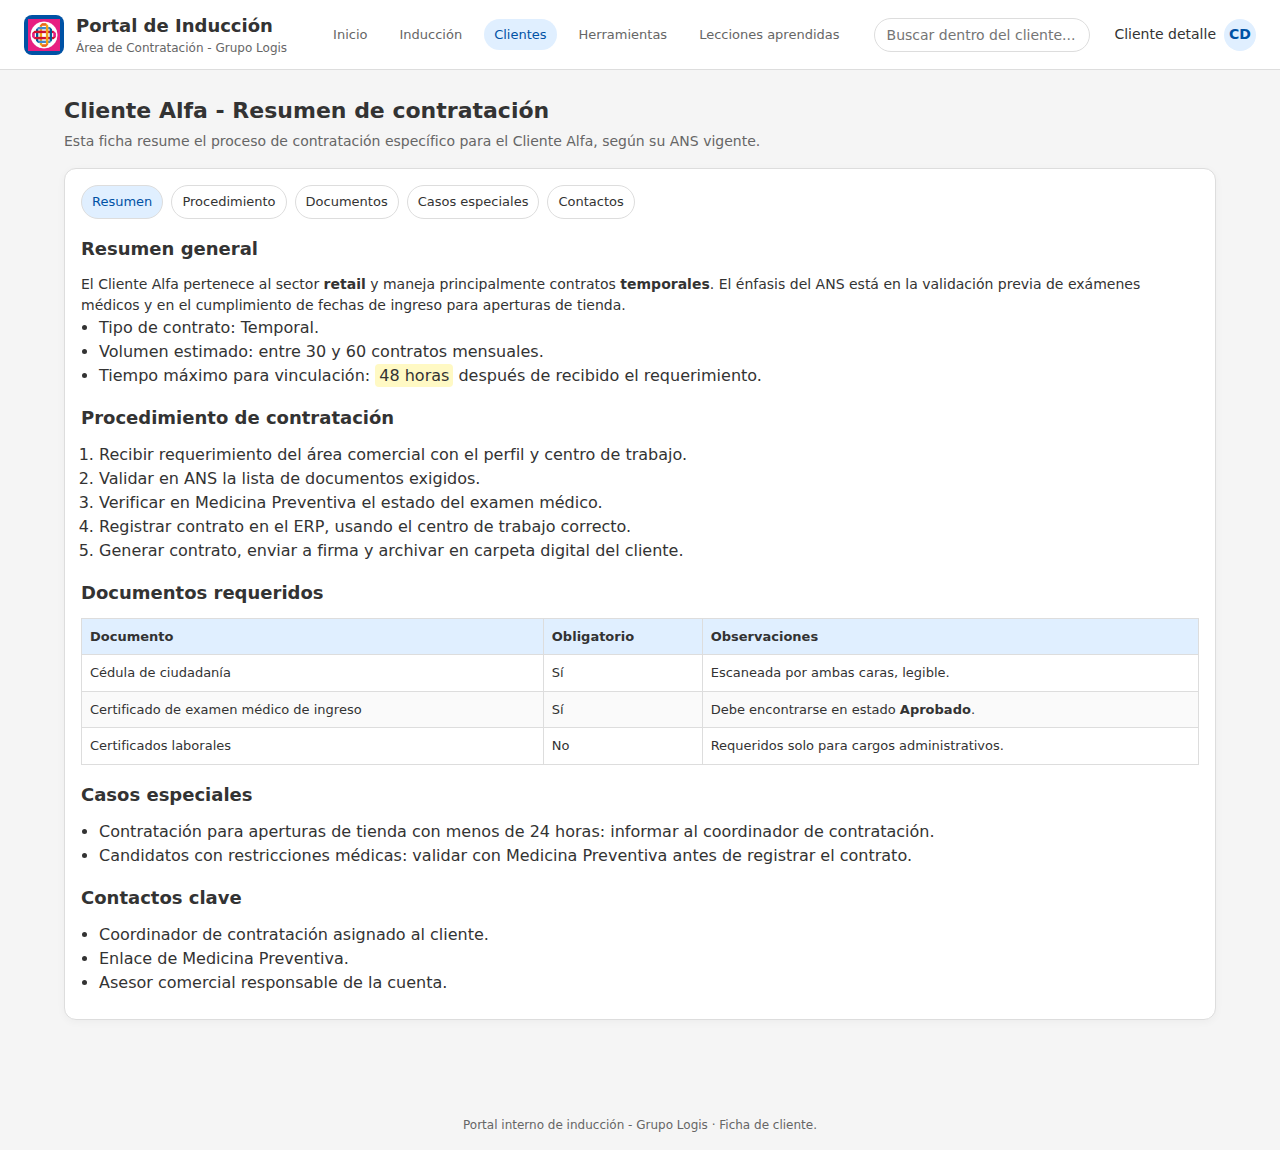
<file: cliente-detalle.html>
<!DOCTYPE html>
<html lang="es">
<head>
  <meta charset="UTF-8">
  <title>Detalle cliente - Grupo Logis</title>
  <meta name="viewport" content="width=device-width, initial-scale=1.0">
  <link rel="stylesheet" href="css/styles.css">
</head>
<body>
  <header>
    <div class="logo-title">
      <div class="logo">
        <img src="img/logo-logis.jpg" alt="Grupo Logis">
      </div>
      <div class="header-text">
        <h1>Portal de Inducción</h1>
        <span>Área de Contratación - Grupo Logis</span>
      </div>
      <nav class="main-nav">
        <a href="index.html">Inicio</a>
        <a href="induccion.html">Inducción</a>
        <a href="clientes.html" class="active">Clientes</a>
        <a href="herramientas.html">Herramientas</a>
        <a href="lecciones.html">Lecciones aprendidas</a>
      </nav>
    </div>

    <div class="header-center">
      <input type="text" class="search-input" placeholder="Buscar dentro del cliente...">
    </div>

    <div class="user-info">
      <span>Cliente detalle</span>
      <div class="avatar">CD</div>
    </div>
  </header>

  <main>
    <section>
      <h2 class="section-title">Cliente Alfa - Resumen de contratación</h2>
      <p class="section-subtitle">
        Esta ficha resume el proceso de contratación específico para el Cliente Alfa, según su ANS vigente.
      </p>
    </section>

    <section class="panel">
      <nav class="tab-nav">
        <a href="#resumen" class="active">Resumen</a>
        <a href="#procedimiento">Procedimiento</a>
        <a href="#documentos">Documentos</a>
        <a href="#casos-especiales">Casos especiales</a>
        <a href="#contactos">Contactos</a>
      </nav>

      <article id="resumen">
        <h3>Resumen general</h3>
        <p style="font-size:14px;">
          El Cliente Alfa pertenece al sector <b>retail</b> y maneja principalmente contratos <b>temporales</b>.
          El énfasis del ANS está en la validación previa de exámenes médicos y en el cumplimiento de fechas de ingreso
          para aperturas de tienda.
        </p>

        <ul>
          <li>Tipo de contrato: Temporal.</li>
          <li>Volumen estimado: entre 30 y 60 contratos mensuales.</li>
          <li>Tiempo máximo para vinculación: <span class="highlight">48 horas</span> después de recibido el requerimiento.</li>
        </ul>
      </article>

      <article id="procedimiento" style="margin-top:16px;">
        <h3>Procedimiento de contratación</h3>
        <ol>
          <li>Recibir requerimiento del área comercial con el perfil y centro de trabajo.</li>
          <li>Validar en ANS la lista de documentos exigidos.</li>
          <li>Verificar en Medicina Preventiva el estado del examen médico.</li>
          <li>Registrar contrato en el ERP, usando el centro de trabajo correcto.</li>
          <li>Generar contrato, enviar a firma y archivar en carpeta digital del cliente.</li>
        </ol>
      </article>

      <article id="documentos" style="margin-top:16px;">
        <h3>Documentos requeridos</h3>

        <div class="table-wrapper">
          <table class="table-logis">
            <thead>
              <tr>
                <th>Documento</th>
                <th>Obligatorio</th>
                <th>Observaciones</th>
              </tr>
            </thead>
            <tbody>
              <tr>
                <td>Cédula de ciudadanía</td>
                <td>Sí</td>
                <td>Escaneada por ambas caras, legible.</td>
              </tr>
              <tr>
                <td>Certificado de examen médico de ingreso</td>
                <td>Sí</td>
                <td>Debe encontrarse en estado <b>Aprobado</b>.</td>
              </tr>
              <tr>
                <td>Certificados laborales</td>
                <td>No</td>
                <td>Requeridos solo para cargos administrativos.</td>
              </tr>
            </tbody>
          </table>
        </div>
      </article>

      <article id="casos-especiales" style="margin-top:16px;">
        <h3>Casos especiales</h3>
        <ul>
          <li>Contratación para aperturas de tienda con menos de 24 horas: informar al coordinador de contratación.</li>
          <li>Candidatos con restricciones médicas: validar con Medicina Preventiva antes de registrar el contrato.</li>
        </ul>
      </article>

      <article id="contactos" style="margin-top:16px;">
        <h3>Contactos clave</h3>
        <ul>
          <li>Coordinador de contratación asignado al cliente.</li>
          <li>Enlace de Medicina Preventiva.</li>
          <li>Asesor comercial responsable de la cuenta.</li>
        </ul>
      </article>
    </section>
  </main>

  <footer>
    Portal interno de inducción - Grupo Logis · Ficha de cliente.
  </footer>
</body>
</html>
</file>
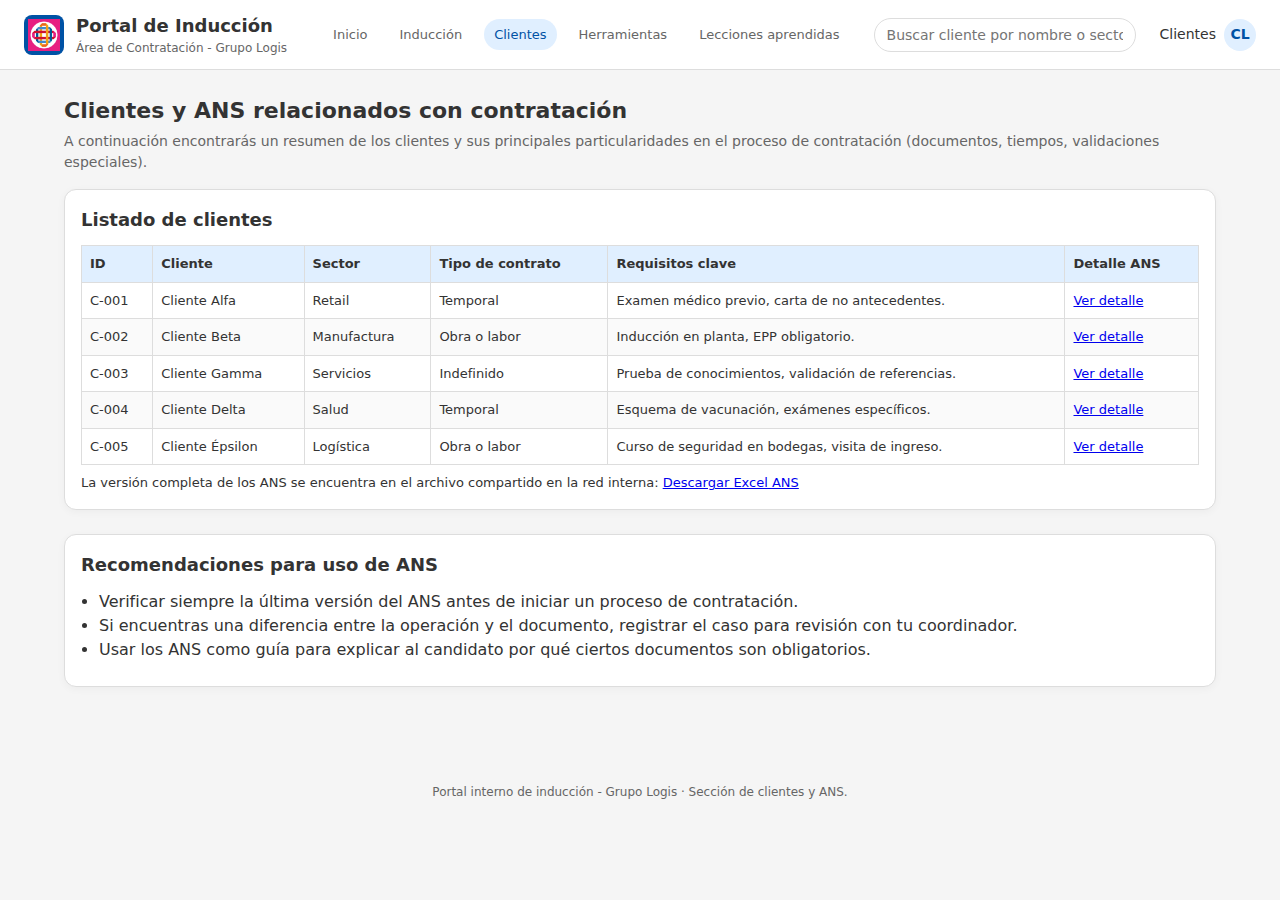
<file: clientes.html>
<!DOCTYPE html>
<html lang="es">
<head>
  <meta charset="UTF-8">
  <title>Clientes y ANS - Grupo Logis</title>
  <meta name="viewport" content="width=device-width, initial-scale=1.0">
  <link rel="stylesheet" href="css/styles.css">
</head>
<body>
  <header>
    <div class="logo-title">
      <div class="logo">
        <img src="img/logo-logis.jpg" alt="Grupo Logis">
      </div>
      <div class="header-text">
        <h1>Portal de Inducción</h1>
        <span>Área de Contratación - Grupo Logis</span>
      </div>
      <nav class="main-nav">
        <a href="index.html">Inicio</a>
        <a href="induccion.html">Inducción</a>
        <a href="clientes.html" class="active">Clientes</a>
        <a href="herramientas.html">Herramientas</a>
        <a href="lecciones.html">Lecciones aprendidas</a>
      </nav>
    </div>

    <div class="header-center">
      <input type="text" class="search-input" placeholder="Buscar cliente por nombre o sector...">
    </div>

    <div class="user-info">
      <span>Clientes</span>
      <div class="avatar">CL</div>
    </div>
  </header>

  <main>
    <section>
      <h2 class="section-title">Clientes y ANS relacionados con contratación</h2>
      <p class="section-subtitle">
        A continuación encontrarás un resumen de los clientes y sus principales particularidades en el proceso
        de contratación (documentos, tiempos, validaciones especiales).
      </p>
    </section>

    <section class="panel">
      <h3>Listado de clientes</h3>

      <div class="table-wrapper">
        <table class="table-logis">
          <thead>
            <tr>
              <th>ID</th>
              <th>Cliente</th>
              <th>Sector</th>
              <th>Tipo de contrato</th>
              <th>Requisitos clave</th>
              <th>Detalle ANS</th>
            </tr>
          </thead>
          <tbody>
            <tr>
              <td>C-001</td>
              <td>Cliente Alfa</td>
              <td>Retail</td>
              <td>Temporal</td>
              <td>Examen médico previo, carta de no antecedentes.</td>
              <td><a href="cliente-detalle.html">Ver detalle</a></td>
            </tr>
            <tr>
              <td>C-002</td>
              <td>Cliente Beta</td>
              <td>Manufactura</td>
              <td>Obra o labor</td>
              <td>Inducción en planta, EPP obligatorio.</td>
              <td><a href="cliente-detalle.html">Ver detalle</a></td>
            </tr>
            <tr>
              <td>C-003</td>
              <td>Cliente Gamma</td>
              <td>Servicios</td>
              <td>Indefinido</td>
              <td>Prueba de conocimientos, validación de referencias.</td>
              <td><a href="cliente-detalle.html">Ver detalle</a></td>
            </tr>
            <tr>
              <td>C-004</td>
              <td>Cliente Delta</td>
              <td>Salud</td>
              <td>Temporal</td>
              <td>Esquema de vacunación, exámenes específicos.</td>
              <td><a href="cliente-detalle.html">Ver detalle</a></td>
            </tr>
            <tr>
              <td>C-005</td>
              <td>Cliente Épsilon</td>
              <td>Logística</td>
              <td>Obra o labor</td>
              <td>Curso de seguridad en bodegas, visita de ingreso.</td>
              <td><a href="cliente-detalle.html">Ver detalle</a></td>
            </tr>
          </tbody>
        </table>
      </div>

      <p style="font-size:13px; margin-top:8px;">
        La versión completa de los ANS se encuentra en el archivo compartido en la red interna:
        
        <a href="docs/ANS.xlsx " download>Descargar Excel ANS</a>
      </p>
    </section>


    
    <section class="panel">
      <h3>Recomendaciones para uso de ANS</h3>
      <ul>
        <li>Verificar siempre la última versión del ANS antes de iniciar un proceso de contratación.</li>
        <li>Si encuentras una diferencia entre la operación y el documento, registrar el caso para revisión con tu coordinador.</li>
        <li>Usar los ANS como guía para explicar al candidato por qué ciertos documentos son obligatorios.</li>
      </ul>
    </section>
  </main>

  <footer>
    Portal interno de inducción - Grupo Logis · Sección de clientes y ANS.
  </footer>
</body>
</html>
</file>
<file: css/styles.css>
:root {
  --bg: #f5f5f5;
  --card-bg: #ffffff;
  --primary: #0052a5;
  --primary-light: #e0efff;
  --accent: #ffb300;
  --text-main: #333333;
  --text-muted: #666666;
  --border: #dddddd;
  --danger: #b00020;
}

* {
  box-sizing: border-box;
  margin: 0;
  padding: 0;
  font-family: system-ui, -apple-system, BlinkMacSystemFont, "Segoe UI", sans-serif;
}

body {
  background-color: var(--bg);
  color: var(--text-main);
  line-height: 1.5;
}

/* HEADER Y NAVEGACIÓN */

header {
  background-color: #ffffff;
  border-bottom: 1px solid var(--border);
  padding: 12px 24px;
  display: flex;
  align-items: center;
  justify-content: space-between;
  position: sticky;
  top: 0;
  z-index: 10;
}

.logo-title {
  display: flex;
  align-items: center;
  gap: 12px;
}

.logo {
  width: 40px;
  height: 40px;
  border-radius: 8px;
  background-color: var(--primary);
  display: flex;
  align-items: center;
  justify-content: center;
  overflow: hidden;
}

.logo img {
  max-width: 80%;
  max-height: 80%;
  object-fit: contain;
  display: block;
}

.header-text h1 {
  font-size: 18px;
  font-weight: 600;
}

.header-text span {
  display: block;
  font-size: 12px;
  color: var(--text-muted);
}

.header-center {
  flex: 1;
  padding: 0 24px;
  max-width: 480px;
}

.search-input {
  width: 100%;
  padding: 8px 12px;
  border-radius: 999px;
  border: 1px solid var(--border);
  font-size: 14px;
}

.main-nav {
  display: flex;
  gap: 12px;
  margin-left: 24px;
}

.main-nav a {
  font-size: 13px;
  text-decoration: none;
  color: var(--text-muted);
  padding: 6px 10px;
  border-radius: 999px;
}

.main-nav a:hover,
.main-nav a.active {
  background-color: var(--primary-light);
  color: var(--primary);
}

.user-info {
  display: flex;
  align-items: center;
  gap: 8px;
  font-size: 14px;
}

.avatar {
  width: 32px;
  height: 32px;
  border-radius: 50%;
  background-color: var(--primary-light);
  display: flex;
  align-items: center;
  justify-content: center;
  color: var(--primary);
  font-weight: 600;
  font-size: 14px;
}

/* LAYOUT GENERAL */

main {
  padding: 24px;
  max-width: 1200px;
  margin: 0 auto;
}

.section-title {
  font-size: 22px;
  margin-bottom: 4px;
}

.section-subtitle {
  font-size: 14px;
  color: var(--text-muted);
  margin-bottom: 16px;
}

.cards-grid {
  display: grid;
  grid-template-columns: repeat(3, minmax(0, 1fr));
  gap: 16px;
  margin-bottom: 32px;
}

.card {
  background-color: var(--card-bg);
  border-radius: 12px;
  border: 1px solid var(--border);
  padding: 16px;
  box-shadow: 0 2px 8px rgba(0,0,0,0.04);
  display: flex;
  flex-direction: column;
  justify-content: space-between;
  min-height: 150px;
}

.card-header {
  margin-bottom: 12px;
}

.card-icon {
  width: 40px;
  height: 40px;
  border-radius: 999px;
  background-color: var(--primary-light);
  display: flex;
  align-items: center;
  justify-content: center;
  font-size: 20px;
  color: var(--primary);
  margin-bottom: 8px;
}

.card h3 {
  font-size: 16px;
  margin-bottom: 4px;
}

.card p {
  font-size: 13px;
  color: var(--text-muted);
}

.btn {
  display: inline-block;
  padding: 8px 14px;
  border-radius: 999px;
  border: none;
  background-color: var(--primary);
  color: #ffffff;
  font-size: 13px;
  font-weight: 500;
  text-decoration: none;
  text-align: center;
  cursor: pointer;
}

.btn-outline {
  background-color: transparent;
  color: var(--primary);
  border: 1px solid var(--primary);
}

.btn:hover {
  background-color: #003f7c;
}

/* PANELES, TIMELINE, LISTAS */

.panel {
  background-color: var(--card-bg);
  border-radius: 12px;
  border: 1px solid var(--border);
  padding: 16px;
  box-shadow: 0 2px 8px rgba(0,0,0,0.04);
  margin-bottom: 24px;
}

.panel h2,
.panel h3 {
  font-size: 18px;
  margin-bottom: 12px;
}

.timeline-item {
  position: relative;
  padding-left: 16px;
  margin-bottom: 10px;
  font-size: 13px;
}

.timeline-item::before {
  content: "";
  position: absolute;
  left: 3px;
  top: 4px;
  width: 6px;
  height: 6px;
  border-radius: 999px;
  background-color: var(--primary);
}

.timeline-date {
  font-size: 11px;
  color: var(--text-muted);
  display: block;
  margin-bottom: 2px;
}

.tag {
  display: inline-block;
  padding: 2px 8px;
  border-radius: 999px;
  background-color: var(--primary-light);
  color: var(--primary);
  font-size: 11px;
  margin-top: 2px;
}

/* TABLAS */

.table-wrapper {
  width: 100%;
  overflow-x: auto;
  margin-top: 8px;
}

.table-logis {
  width: 100%;
  border-collapse: collapse;
  font-size: 13px;
}

.table-logis thead {
  background-color: var(--primary-light);
}

.table-logis th,
.table-logis td {
  border: 1px solid var(--border);
  padding: 8px;
  text-align: left;
}

.table-logis tbody tr:nth-child(even) {
  background-color: #fafafa;
}

/* LISTAS */

ul,
ol {
  margin-left: 18px;
  margin-bottom: 8px;
}

.highlight {
  background-color: #fff9c4;
  padding: 2px 4px;
  border-radius: 4px;
}

/* LAYOUT DOS COLUMNAS */

.bottom-grid {
  display: grid;
  grid-template-columns: 1.4fr 1fr;
  gap: 16px;
}

/* LAYOUT INDUCCIÓN (MENÚ LATERAL + CONTENIDO) */

.layout-with-sidebar {
  display: grid;
  grid-template-columns: 260px 1fr;
  gap: 20px;
}

.sidebar {
  background-color: var(--card-bg);
  border-radius: 12px;
  border: 1px solid var(--border);
  padding: 16px;
  font-size: 14px;
}

.sidebar h3 {
  font-size: 15px;
  margin-bottom: 10px;
}

.sidebar ul {
  list-style: none;
  margin-left: 0;
}

.sidebar li + li {
  margin-top: 6px;
}

.sidebar a {
  color: var(--text-main);
  text-decoration: none;
  font-size: 13px;
  padding: 4px 6px;
  border-radius: 6px;
  display: block;
}

.sidebar a:hover,
.sidebar a.active {
  background-color: var(--primary-light);
  color: var(--primary);
}

/* VIDEO / MULTIMEDIA */

.video-frame {
  width: 100%;
  max-width: 720px;
  border-radius: 12px;
  overflow: hidden;
  margin-bottom: 12px;
  background-color: #000;
}

.video-frame video,
.video-frame iframe {
  width: 100%;
  height: 360px;
  border: none;
}

/* PESTAÑAS SIMPLES (cliente detalle) */

.tab-nav {
  display: flex;
  flex-wrap: wrap;
  gap: 8px;
  margin-bottom: 16px;
}

.tab-nav a {
  font-size: 13px;
  text-decoration: none;
  padding: 6px 10px;
  border-radius: 999px;
  border: 1px solid var(--border);
  color: var(--text-main);
}

.tab-nav a:hover,
.tab-nav a.active {
  background-color: var(--primary-light);
  color: var(--primary);
}

/* FOOTER */

footer {
  margin-top: 32px;
  padding: 16px 24px;
  font-size: 12px;
  color: var(--text-muted);
  text-align: center;
}

/* RESPONSIVE */

@media (max-width: 960px) {
  .cards-grid {
    grid-template-columns: 1fr;
  }

  .bottom-grid {
    grid-template-columns: 1fr;
  }

  .header-center {
    display: none;
  }

  .layout-with-sidebar {
    grid-template-columns: 1fr;
  }
}

@media (max-width: 600px) {
  header {
    flex-wrap: wrap;
    gap: 8px;
  }

  .main-nav {
    width: 100%;
    justify-content: center;
    margin-left: 0;
    flex-wrap: wrap;
  }


}
 .home-card-img {
  width: 100%;
  max-width: 220px;   /* ancho máximo igual para las dos */
  height: 220px;      /* misma altura */
  object-fit: contain;/* ajusta la imagen sin deformarla */
  border-radius: 12px;
  display: block;
  margin: 0 auto 8px; /* centra la imagen en la tarjeta */

}

.panel-centro {
  max-width: 900px;      /* ancho máximo del panel */
  margin: 0 auto 24px;   /* centrado horizontal (auto) + espacio abajo */
}
</file>
